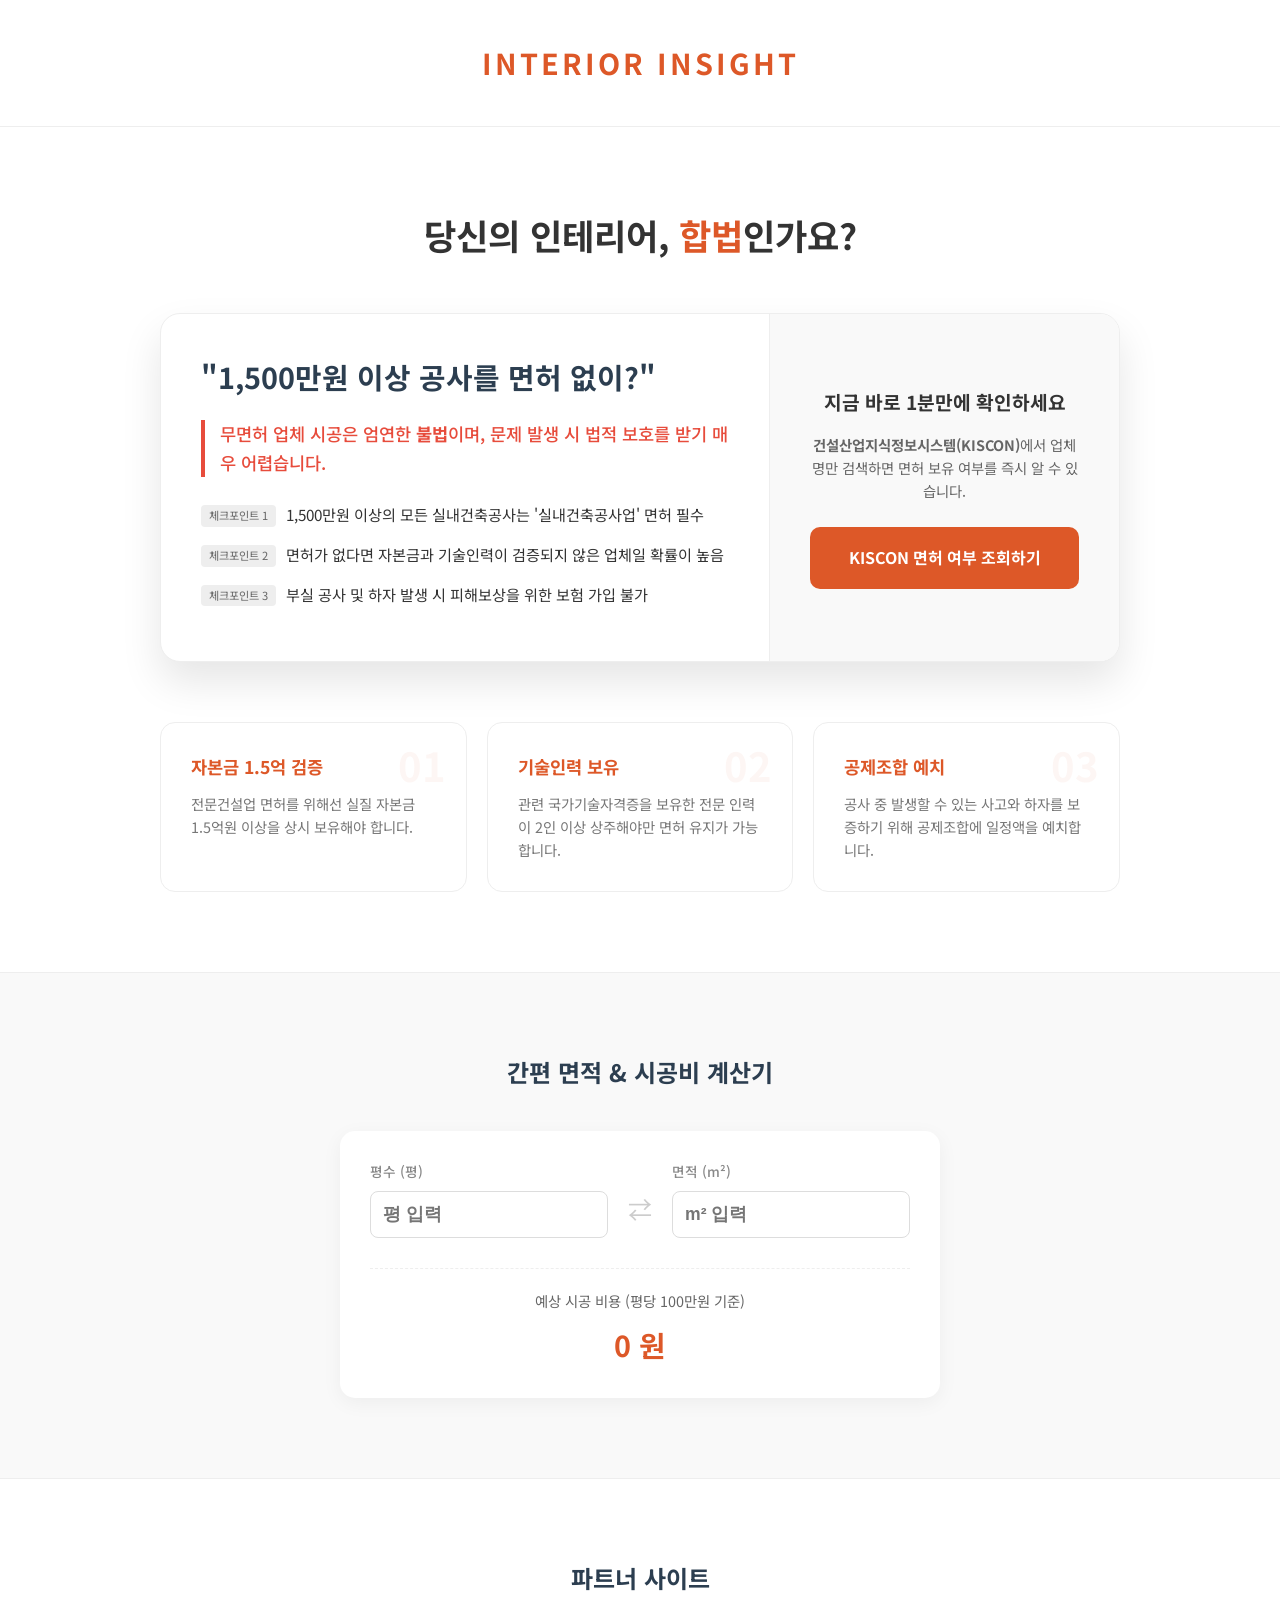
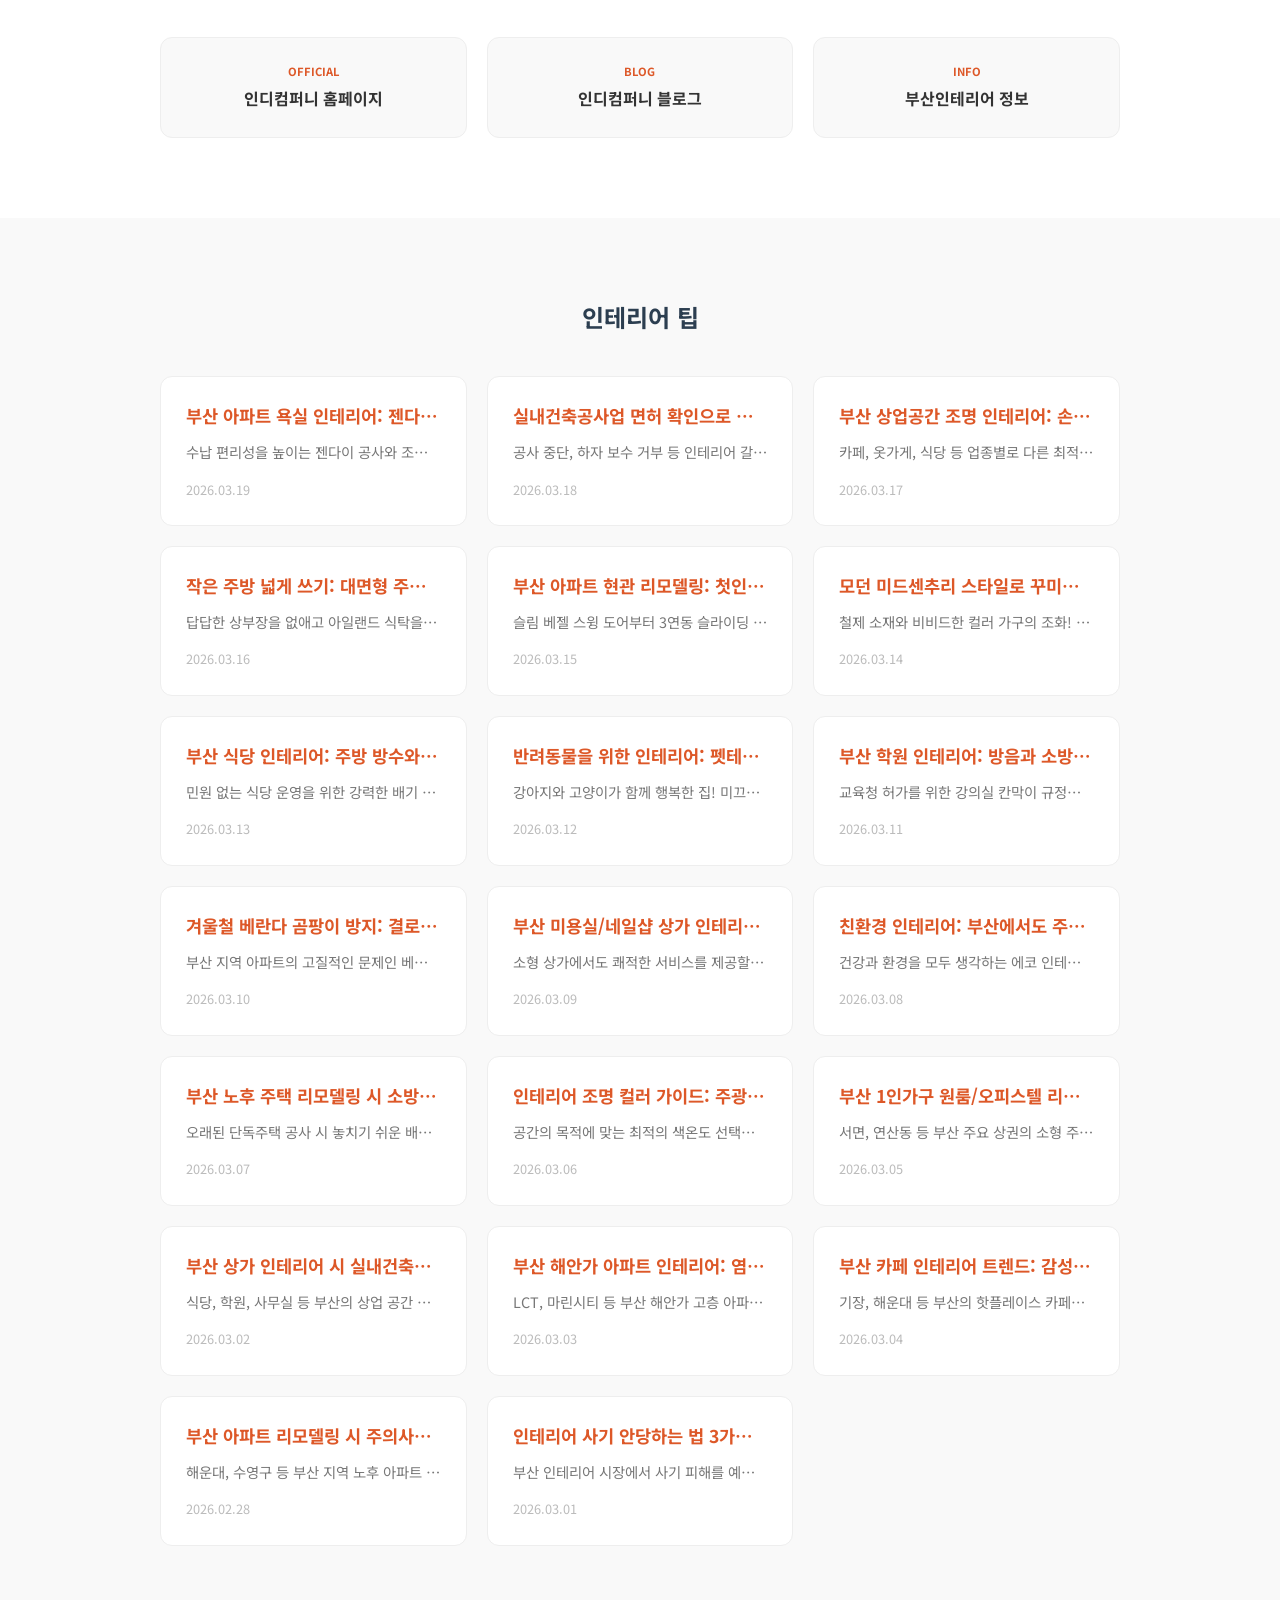
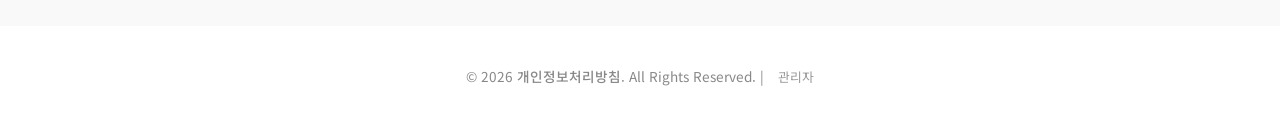
<file: index.html>
<!DOCTYPE html>
<html lang="ko">
<head>
    <meta charset="UTF-8">
    <meta name="viewport" content="width=device-width, initial-scale=1.0">
    <title>인테리어 인사이트 | 실내건축면허 및 인테리어 팁 가이드</title>
    <meta name="description" content="안전한 인테리어 공사를 위한 실내건축면허 확인 방법, KISCON 조회 안내 및 평수 계산기, 다양한 인테리어 팁을 제공합니다.">
    <meta name="keywords" content="인테리어, 실내건축면허, KISCON, 건설산업지식정보시스템, 평수계산기, 인테리어팁, 부산인테리어, 인디컴퍼니">
    <link rel="canonical" href="https://pbn-1.pages.dev/">
    
    <!-- Open Graph / Facebook -->
    <meta property="og:type" content="website">
    <meta property="og:url" content="https://pbn-1.pages.dev/">
    <meta property="og:title" content="인테리어 인사이트 | 안전한 공사 가이드">
    <meta property="og:description" content="실내건축면허 확인부터 면적 계산기까지, 실패 없는 인테리어를 위한 필수 정보">
    <meta property="og:image" content="data:image/svg+xml,<svg xmlns=%22http://www.w3.org/2000/svg%22 width=%221200%22 height=%22630%22 viewBox=%220 0 1200 630%22><rect width=%221200%22 height=%22630%22 fill=%22%23dd5828%22/><text x=%2250%%22 y=%2250%%22 dominant-baseline=%22central%22 text-anchor=%22middle%22 font-family=%22'Noto Sans KR', sans-serif%22 font-size=%2280%22 fill=%22white%22 font-weight=%22bold%22 letter-spacing=%2210%22>INTERIOR INSIGHT</text></svg>">

    <!-- Twitter -->
    <meta property="twitter:card" content="summary_large_image">
    <meta property="twitter:url" content="https://pbn-1.pages.dev/">
    <meta property="twitter:title" content="인테리어 인사이트 | 안전한 공사 가이드">
    <meta property="twitter:description" content="실내건축면허 확인부터 면적 계산기까지, 실패 없는 인테리어를 위한 필수 정보">
    <meta property="twitter:image" content="data:image/svg+xml,<svg xmlns=%22http://www.w3.org/2000/svg%22 width=%221200%22 height=%22630%22 viewBox=%220 0 1200 630%22><rect width=%221200%22 height=%22630%22 fill=%22%23dd5828%22/><text x=%2250%%22 y=%2250%%22 dominant-baseline=%22central%22 text-anchor=%22middle%22 font-family=%22'Noto Sans KR', sans-serif%22 font-size=%2280%22 fill=%22white%22 font-weight=%22bold%22 letter-spacing=%2210%22>INTERIOR INSIGHT</text></svg>">

    <meta name="google-site-verification" content="rQ3T4Zb0qsnyiDBuBfghNWEo0M7zaJluYtVWXfZhH2Q" />
    <meta name="naver-site-verification" content="d1d86244e02f57ee0565514d2c14b8e3da4ac528" />
    
    <link rel="stylesheet" href="style.css">
    <link rel="preconnect" href="https://fonts.googleapis.com">
    <link rel="preconnect" href="https://fonts.gstatic.com" crossorigin>
    <link href="https://fonts.googleapis.com/css2?family=Noto+Sans+KR:wght@300;400;700&display=swap" rel="stylesheet">
    <link rel="icon" href="data:image/svg+xml,<svg xmlns=%22http://www.w3.org/2000/svg%22 viewBox=%220 0 100 100%22><rect width=%22100%22 height=%22100%22 rx=%2220%22 fill=%22%23dd5828%22/><text x=%2250%%22 y=%2250%%22 dominant-baseline=%22central%22 text-anchor=%22middle%22 font-family=%22sans-serif%22 font-size=%2260%22 fill=%22white%22 font-weight=%22bold%22>IN</text></svg>">
    
    <!-- Structured Data (JSON-LD) -->
    <script type="application/ld+json">
    {
      "@context": "https://schema.org",
      "@type": "WebSite",
      "name": "인테리어 인사이트",
      "url": "https://pbn-1.pages.dev/",
      "description": "실내건축면허 확인 및 부산 인테리어 관련 전문 팁 제공",
      "publisher": {
        "@type": "Organization",
        "name": "인테리어 인사이트",
        "logo": {
          "@type": "ImageObject",
          "url": "https://pbn-1.pages.dev/favicon.ico"
        }
      }
    }
    </script>
    <script type="application/ld+json" id="blog-posts-schema">
    {
      "@context": "https://schema.org",
      "@type": "Blog",
      "headline": "인테리어 전문가 가이드 및 부산 리모델링 팁",
      "description": "실내건축면허 조회부터 아파트, 상가, 학원 인테리어까지 전문가가 알려주는 필수 정보",
      "blogPost": [
        {
          "@type": "BlogPosting",
          "headline": "인테리어 사기 안당하는 법 3가지: 실내건축면허 확인의 중요성",
          "datePublished": "2026-03-01",
          "author": {"@type": "Person", "name": "인테리어 전문가"},
          "description": "부산 인테리어 시장에서 사기 피해를 예방하기 위한 가장 확실한 방법인 KISCON 실내건축공사업 면허 조회 방법을 상세히 설명합니다."
        },
        {
          "@type": "BlogPosting",
          "headline": "부산 아파트 리모델링 시 주의사항 및 비용 절감 노하우",
          "datePublished": "2026-02-28",
          "author": {"@type": "Person", "name": "인테리어 전문가"},
          "description": "해운대, 수영구 등 부산 지역 노후 아파트 리모델링 시 필수적인 단열, 방수 공사 및 관리사무소 신고 절차를 안내합니다."
        },
        {
          "@type": "BlogPosting",
          "headline": "부산 카페 인테리어 트렌드: 감성과 실용성을 동시에",
          "datePublished": "2026-03-04",
          "author": {"@type": "Person", "name": "인테리어 전문가"},
          "description": "기장, 해운대 등 부산의 핫플레이스 카페들의 인테리어 특징과 상가 리모델링 시 주의점을 분석합니다."
        },
        {
          "@type": "BlogPosting",
          "headline": "부산 해안가 아파트 인테리어: 염해와 습기 잡는 법",
          "datePublished": "2026-03-03",
          "author": {"@type": "Person", "name": "인테리어 전문가"},
          "description": "LCT, 마린시티 등 부산 해안가 고층 아파트 리모델링 시 필수적인 특수 자재 시공 가이드를 제공합니다."
        }
      ]
    }
    </script>

    <script type="text/javascript">
        (function(c,l,a,r,i,t,y){
            c[a]=c[a]||function(){(c[a].q=c[a].q||[]).push(arguments)};
            t=l.createElement(r);t.async=1;t.src="https://www.clarity.ms/tag/"+i;
            y=l.getElementsByTagName(r)[0];y.parentNode.insertBefore(t,y);
        })(window, document, "clarity", "script", "voyfhbiruk");
    </script>
</head>
<body>
    <header>
        <div class="container">
            <h1>INTERIOR INSIGHT</h1>
        </div>
    </header>

    <main>
        <section class="license-info">
            <div class="container">
                <h2 class="section-title">당신의 인테리어, <span>합법</span>인가요?</h2>
                
                <div class="hook-card">
                    <div class="hook-content">
                        <h3>"1,500만원 이상 공사를 면허 없이?"</h3>
                        <p class="warning-text">무면허 업체 시공은 엄연한 <strong>불법</strong>이며, 문제 발생 시 법적 보호를 받기 매우 어렵습니다.</p>
                        <ul class="hook-list">
                            <li><span>체크포인트 1</span> 1,500만원 이상의 모든 실내건축공사는 '실내건축공사업' 면허 필수</li>
                            <li><span>체크포인트 2</span> 면허가 없다면 자본금과 기술인력이 검증되지 않은 업체일 확률이 높음</li>
                            <li><span>체크포인트 3</span> 부실 공사 및 하자 발생 시 피해보상을 위한 보험 가입 불가</li>
                        </ul>
                    </div>
                    <div class="kiscon-action">
                        <h4>지금 바로 1분만에 확인하세요</h4>
                        <p><strong>건설산업지식정보시스템(KISCON)</strong>에서 업체명만 검색하면 면허 보유 여부를 즉시 알 수 있습니다.</p>
                        <a href="https://www.kiscon.net" target="_blank" class="btn-kiscon pulse">KISCON 면허 여부 조회하기</a>
                    </div>
                </div>

                <div class="card-news-container">
                    <div class="card">
                        <div class="card-number">01</div>
                        <h3>자본금 1.5억 검증</h3>
                        <p>전문건설업 면허를 위해선 실질 자본금 1.5억원 이상을 상시 보유해야 합니다.</p>
                    </div>
                    <div class="card">
                        <div class="card-number">02</div>
                        <h3>기술인력 보유</h3>
                        <p>관련 국가기술자격증을 보유한 전문 인력이 2인 이상 상주해야만 면허 유지가 가능합니다.</p>
                    </div>
                    <div class="card">
                        <div class="card-number">03</div>
                        <h3>공제조합 예치</h3>
                        <p>공사 중 발생할 수 있는 사고와 하자를 보증하기 위해 공제조합에 일정액을 예치합니다.</p>
                    </div>
                </div>
            </div>
        </section>

        <section class="calculator-section">
            <div class="container">
                <h3 class="section-subtitle">간편 면적 & 시공비 계산기</h3>
                <div class="calc-card">
                    <div class="calc-row">
                        <div class="calc-group">
                            <label>평수 (평)</label>
                            <input type="number" id="input-pyeong" placeholder="평 입력" oninput="calcArea('p')">
                        </div>
                        <div class="calc-icon">⇄</div>
                        <div class="calc-group">
                            <label>면적 (m²)</label>
                            <input type="number" id="input-m2" placeholder="m² 입력" oninput="calcArea('m')">
                        </div>
                    </div>
                    <div class="calc-result">
                        <p>예상 시공 비용 (평당 100만원 기준)</p>
                        <strong id="calc-cost">0 원</strong>
                    </div>
                </div>
            </div>
        </section>

        <section class="backlinks">
            <div class="container">
                <h3 class="section-subtitle">파트너 사이트</h3>
                <div class="backlink-grid">
                    <a href="https://inde.co.kr" target="_blank" class="backlink-item">
                        <span class="label">Official</span>
                        <strong>인디컴퍼니 홈페이지</strong>
                    </a>
                    <a href="https://blog.naver.com/dudu8882" target="_blank" class="backlink-item">
                        <span class="label">Blog</span>
                        <strong>인디컴퍼니 블로그</strong>
                    </a>
                    <a href="https://busaninterior.kr" target="_blank" class="backlink-item">
                        <span class="label">Info</span>
                        <strong>부산인테리어 정보</strong>
                    </a>
                </div>
            </div>
        </section>

        <section class="blog-feed">
            <div class="container">
                <h3 class="section-subtitle">인테리어 팁</h3>
                <div class="blog-grid" id="main-blog-feed">
                    <!-- Posts will be loaded here dynamically -->
                </div>
                <!-- SEO Content for Search Engines -->
                <noscript>
                    <article>
                        <h2>인테리어 사기 안당하는 법 3가지: 실내건축면허 확인 필수</h2>
                        <p>부산 인테리어 시장에서 사기 피해를 예방하기 위한 가장 확실한 방법은 KISCON 실내건축공사업 면허 보유 여부를 확인하는 것입니다. 1,500만원 이상의 모든 실내건축공사는 반드시 면허를 보유한 업체가 시공해야 하며, 건설산업지식정보시스템을 통해 1분 만에 조회가 가능합니다.</p>
                    </article>
                    <article>
                        <h2>부산 아파트 리모델링 시 주의사항 및 비용 절감 노하우</h2>
                        <p>해운대, 수영구 등 부산 지역 노후 아파트 리모델링 시 반드시 체크해야 할 단열, 방수 공사 및 관리사무소 협의 절차를 상세히 안내합니다. 특히 결로 방지를 위한 우레탄 폼 단열과 샷시 교체는 냉난방 효율 극대화에 필수적입니다.</p>
                    </article>
                    <article>
                        <h2>실내건축면허 조회 방법 안내 (KISCON 완벽 가이드)</h2>
                        <p>국토교통부 운영 키스콘(KISCON)을 통해 1분 만에 인테리어 업체의 신뢰도를 검증하는 방법을 단계별로 소개합니다. 업체명이나 사업자등록번호만으로 전문건설업 면허 보유 여부와 행정처분 이력을 확인할 수 있습니다.</p>
                    </article>
                </noscript>
            </div>
        </section>
    </main>

    <div id="policy-modal" class="modal">
        <div class="modal-content">
            <span class="close-modal" onclick="closeModal('policy-modal')">&times;</span>
            <h3>개인정보처리방침</h3>
            <div class="modal-body">
                <p>본 사이트는 이용자의 개인정보를 중요시하며, 관련 법령을 준수합니다.</p>
                <p><strong>1. 수집하는 개인정보 항목:</strong> 본 사이트는 별도의 회원가입 없이 이용 가능하며, 서비스 이용 과정에서 쿠키, 접속 IP 정보 등이 자동 생성되어 수집될 수 있습니다.</p>
                <p><strong>2. 개인정보의 수집 및 이용목적:</strong> 수집된 정보는 사이트 이용 통계 분석 및 서비스 개선을 위해 사용됩니다.</p>
                <p><strong>3. 개인정보의 보유 및 이용기간:</strong> 원칙적으로 개인정보 수집 및 이용목적이 달성된 후에는 해당 정보를 지체 없이 파기합니다.</p>
                <p><strong>4. 이용자의 권리:</strong> 이용자는 언제든지 자신의 개인정보를 조회하거나 삭제를 요청할 수 있습니다.</p>
            </div>
        </div>
    </div>

    <div id="post-modal" class="modal">
        <div class="modal-content post-detail">
            <span class="close-modal" onclick="closeModal('post-modal')">&times;</span>
            <div id="post-detail-content">
                <!-- Post detail will be loaded here -->
            </div>
        </div>
    </div>

    <footer>
        <div class="container">
            <p>&copy; 2026 <a href="javascript:void(0)" class="policy-link" id="open-policy">개인정보처리방침</a>. All Rights Reserved. | <a href="dashboard.html" style="color: #999; text-decoration: none; margin-left: 10px; font-size: 0.8rem;">관리자</a></p>
        </div>
    </footer>

    <script src="main.js"></script>
    <script>
        document.getElementById("open-policy").onclick = function() { openModal('policy-modal'); }
        // Calculator Logic ... (remains the same)
        function calcArea(type) {
            const pInput = document.getElementById('input-pyeong');
            const mInput = document.getElementById('input-m2');
            const costText = document.getElementById('calc-cost');
            const pVal = parseFloat(pInput.value);
            const mVal = parseFloat(mInput.value);

            if (type === 'p') {
                if (!isNaN(pVal)) {
                    mInput.value = (pVal * 3.3057).toFixed(2);
                    costText.innerText = (pVal * 1000000).toLocaleString() + " 원";
                } else {
                    mInput.value = "";
                    costText.innerText = "0 원";
                }
            } else {
                if (!isNaN(mVal)) {
                    const py = mVal * 0.3025;
                    pInput.value = py.toFixed(2);
                    costText.innerText = (py * 1000000).toLocaleString() + " 원";
                } else {
                    pInput.value = "";
                    costText.innerText = "0 원";
                }
            }
        }

        renderFeed('main-blog-feed');
    </script>
</body>
</html>
</file>
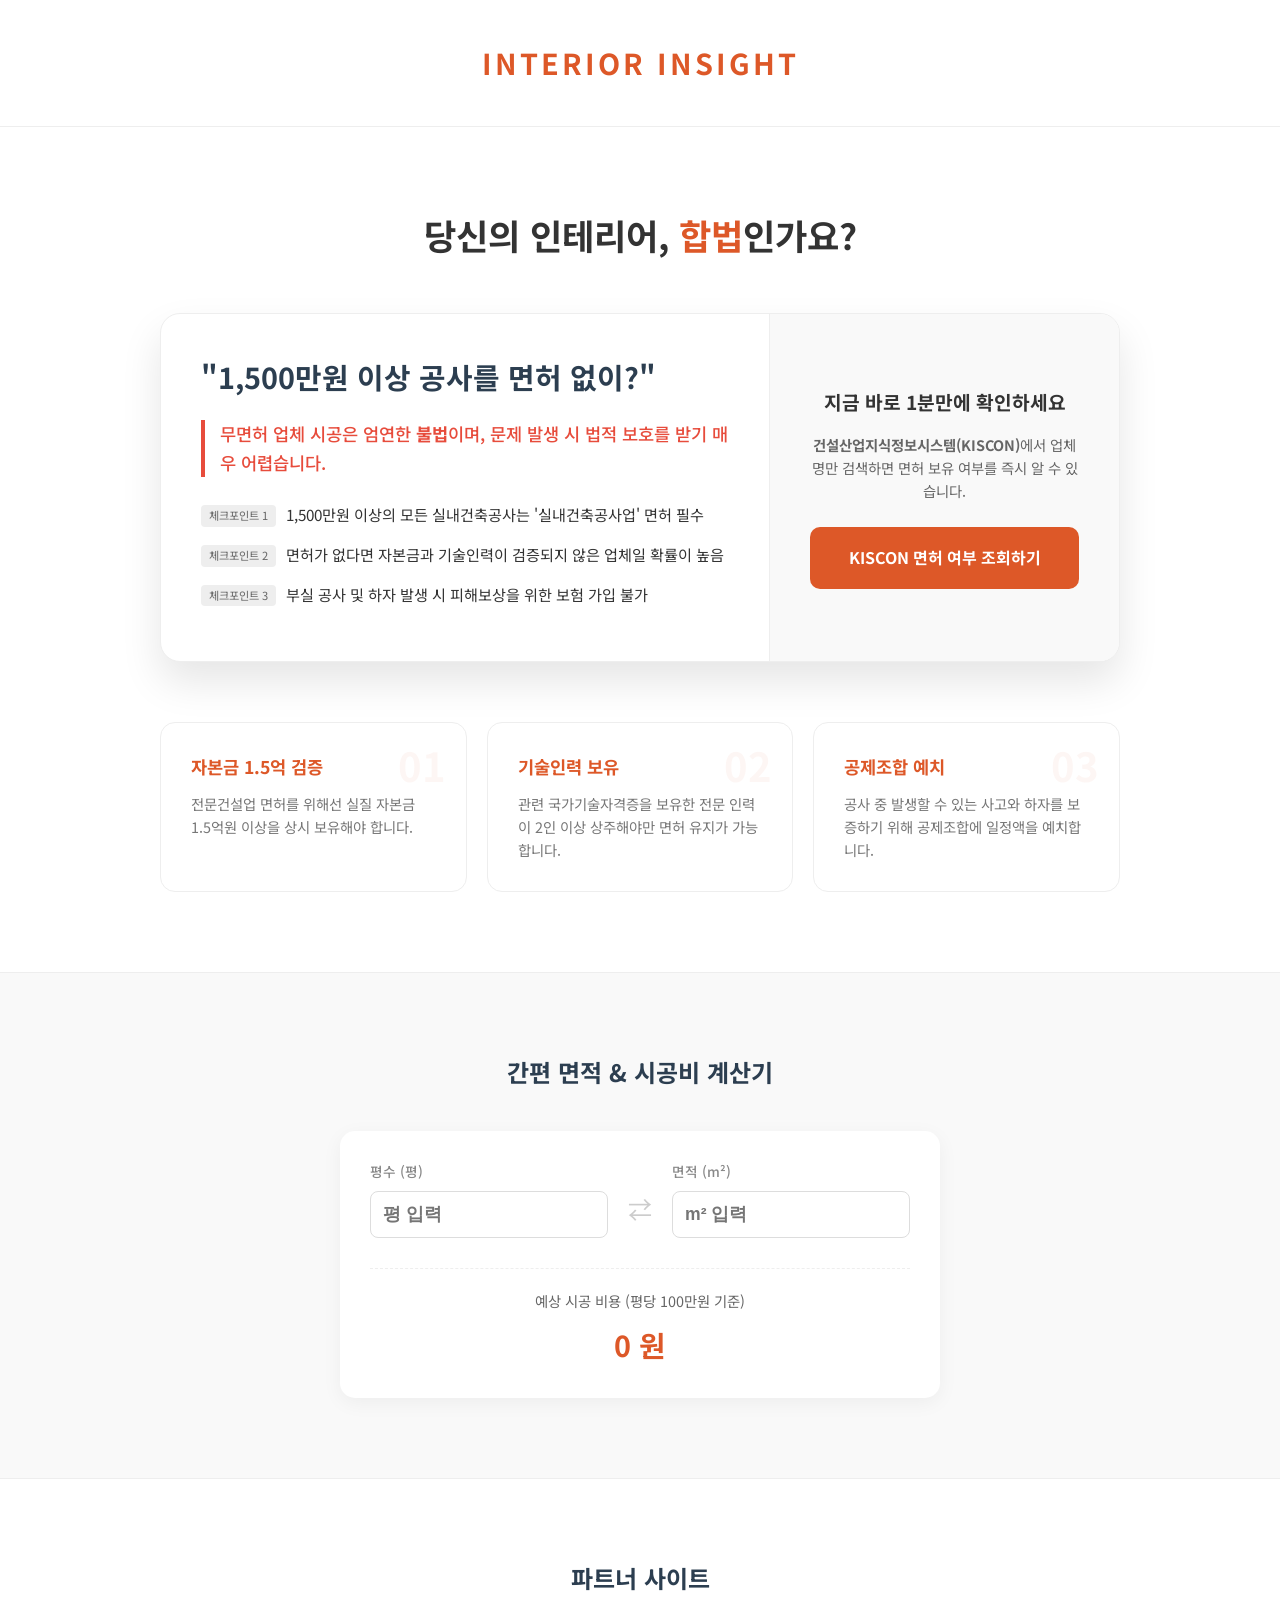
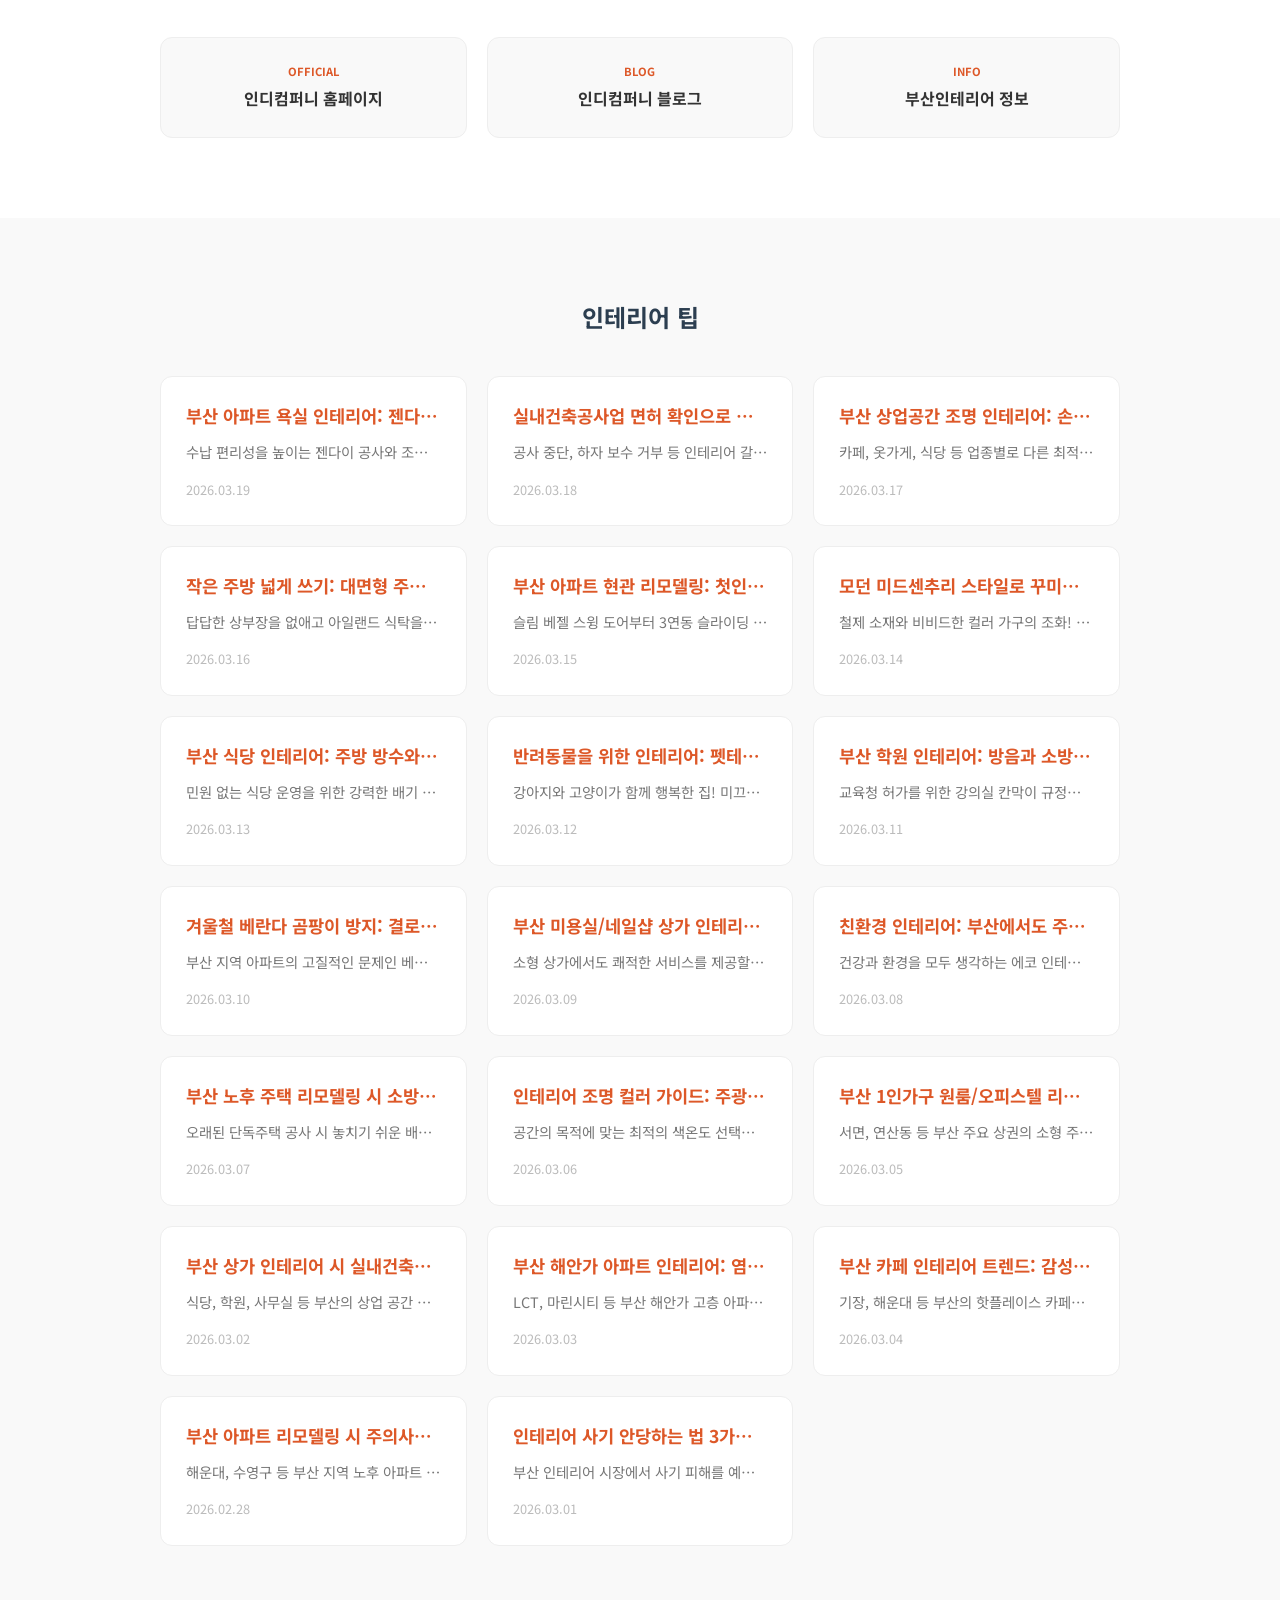
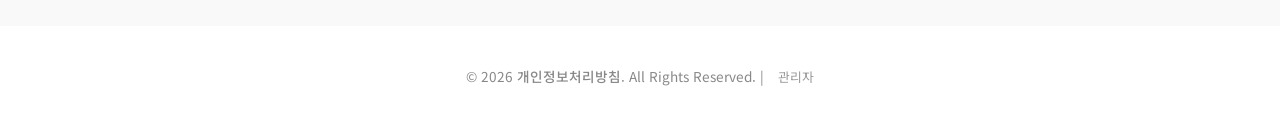
<file: dashboard.html>
<!DOCTYPE html>
<html lang="ko">
<head>
    <meta charset="UTF-8">
    <meta name="viewport" content="width=device-width, initial-scale=1.0">
    <title>인테리어 인사이트 | 통합 관리자 센터</title>
    <link rel="stylesheet" href="style.css">
    <link rel="preconnect" href="https://fonts.googleapis.com">
    <link rel="preconnect" href="https://fonts.gstatic.com" crossorigin>
    <link href="https://fonts.googleapis.com/css2?family=Noto+Sans+KR:wght@300;400;700&display=swap" rel="stylesheet">
    <style>
        .admin-dashboard { padding: 40px 0; background: #f4f7f6; min-height: 100vh; }
        .stats-grid { display: grid; grid-template-columns: repeat(auto-fit, min-minmax(300px, 1fr)); gap: 20px; margin-bottom: 40px; }
        .stat-card { background: white; padding: 25px; border-radius: 15px; box-shadow: 0 4px 15px rgba(0,0,0,0.05); }
        .stat-card h3 { font-size: 1rem; color: #666; margin-bottom: 15px; border-bottom: 2px solid var(--primary-color); display: inline-block; }
        .stat-value { font-size: 2rem; font-weight: 700; color: var(--secondary-color); }
        
        .admin-section { background: white; padding: 30px; border-radius: 15px; box-shadow: 0 4px 15px rgba(0,0,0,0.05); margin-bottom: 30px; }
        .section-header { display: flex; justify-content: space-between; align-items: center; margin-bottom: 25px; }
        
        .data-table { width: 100%; border-collapse: collapse; }
        .data-table th, .data-table td { padding: 15px; text-align: left; border-bottom: 1px solid #eee; }
        .data-table th { background: #fafafa; font-weight: 700; color: #444; }
        
        .btn-edit { background: #3498db; color: white; padding: 6px 12px; border-radius: 4px; font-size: 0.85rem; border: none; cursor: pointer; }
        .btn-delete { background: #e74c3c; color: white; padding: 6px 12px; border-radius: 4px; font-size: 0.85rem; border: none; cursor: pointer; margin-left: 5px; }
        
        /* Edit Form inside Modal */
        .edit-form label { display: block; margin-bottom: 8px; font-weight: 700; color: #444; }
        .edit-form input, .edit-form textarea { width: 100%; padding: 12px; margin-bottom: 20px; border: 1px solid #ddd; border-radius: 8px; font-family: inherit; }
        .edit-form button { width: 100%; padding: 15px; background: var(--secondary-color); color: white; border: none; border-radius: 8px; font-weight: 700; cursor: pointer; }
        
        .inflow-list { list-style: none; }
        .inflow-item { display: flex; justify-content: space-between; padding: 10px 0; border-bottom: 1px dashed #eee; }
        .inflow-count { font-weight: 700; color: var(--primary-color); }
    </style>
</head>
<body>
    <header>
        <div class="container">
            <h1 style="display: flex; justify-content: space-between; align-items: center;">
                <a href="/" style="text-decoration: none; color: inherit;">INTERIOR INSIGHT ADMIN</a>
                <span style="font-size: 0.9rem; font-weight: 400; opacity: 0.8;">통합 관리 시스템 v1.0</span>
            </h1>
        </div>
    </header>

    <main class="admin-dashboard">
        <div class="container">
            <!-- 1. 통계 섹션 -->
            <div class="stats-grid">
                <div class="stat-card">
                    <h3>오늘의 조회수</h3>
                    <div class="stat-value" id="today-views">0</div>
                </div>
                <div class="stat-card">
                    <h3>전체 게시글 수</h3>
                    <div class="stat-value" id="total-posts">0</div>
                </div>
                <div class="stat-card">
                    <h3>주요 유입경로</h3>
                    <ul class="inflow-list" id="inflow-list" style="margin-top: 10px; font-size: 0.9rem;">
                        <!-- Inflow paths will be loaded here -->
                    </ul>
                </div>
            </div>

            <div class="admin-section">
                <div class="section-header">
                    <h2>게시글 관리</h2>
                    <div>
                        <button class="btn-edit" onclick="resetData()" style="background: #95a5a6; margin-right: 10px;">데이터 초기화(캐시삭제)</button>
                        <button class="btn-kiscon" onclick="location.href='post-manage.html'" style="padding: 10px 20px;">새 글 작성하기</button>
                    </div>
                </div>
                <div style="overflow-x: auto;">
                    <table class="data-table">
                        <thead>
                            <tr>
                                <th>날짜</th>
                                <th>제목</th>
                                <th>요약</th>
                                <th>관리</th>
                            </tr>
                        </thead>
                        <tbody id="admin-post-list">
                            <!-- Posts will be loaded here -->
                        </tbody>
                    </table>
                </div>
            </div>
        </div>
    </main>

    <!-- 수정 모달 -->
    <div id="edit-modal" class="modal">
        <div class="modal-content" style="max-width: 800px;">
            <span class="close-modal" onclick="closeModal('edit-modal')">&times;</span>
            <h3 style="margin-bottom: 20px;">게시글 수정</h3>
            <div class="edit-form">
                <input type="hidden" id="edit-post-id">
                <label>제목</label>
                <input type="text" id="edit-post-title">
                <label>요약 내용 (메인 피드 노출)</label>
                <textarea id="edit-post-desc" rows="2"></textarea>
                <label>상세 본문 (HTML 가능)</label>
                <textarea id="edit-post-content" rows="12"></textarea>
                <button onclick="savePostEdit()">수정사항 저장하기</button>
            </div>
        </div>
    </div>

    <script src="main.js"></script>
    <script>
        // 즉시 보안 체크
        if(typeof checkAuth === 'function') checkAuth();
        
        // Load Analytics
        function loadStats() {
            const stats = JSON.parse(localStorage.getItem('pbn_stats') || '{"views": {}, "referrers": {}}');
            const today = new Date().toLocaleDateString();
            
            document.getElementById('today-views').innerText = (stats.views[today] || 0).toLocaleString();
            
            const inflowList = document.getElementById('inflow-list');
            inflowList.innerHTML = '';
            
            // Sort referrers by count
            const sortedReferrers = Object.entries(stats.referrers)
                .sort((a, b) => b[1] - a[1])
                .slice(0, 5);
            
            if(sortedReferrers.length === 0) {
                inflowList.innerHTML = '<li>유입 데이터가 없습니다.</li>';
            } else {
                sortedReferrers.forEach(([domain, count]) => {
                    inflowList.innerHTML += `
                        <li class="inflow-item">
                            <span>${domain}</span>
                            <span class="inflow-count">${count}회</span>
                        </li>
                    `;
                });
            }
        }

        // Load Posts for Management
        function loadAdminPosts() {
            const posts = getPosts();
            document.getElementById('total-posts').innerText = posts.length;
            
            const list = document.getElementById('admin-post-list');
            list.innerHTML = '';
            
            posts.forEach(post => {
                const tr = document.createElement('tr');
                tr.innerHTML = `
                    <td style="font-size: 0.8rem; color: #999; white-space: nowrap;">${post.date}</td>
                    <td style="font-weight: 700; color: var(--secondary-color); min-width: 200px;">${post.title}</td>
                    <td style="font-size: 0.85rem; color: #666; max-width: 300px; overflow: hidden; text-overflow: ellipsis; white-space: nowrap;">${post.desc}</td>
                    <td style="white-space: nowrap;">
                        <button class="btn-edit" onclick="openEditModal(${post.id})">수정</button>
                        <button class="btn-delete" onclick="handleDelete(${post.id})">삭제</button>
                    </td>
                `;
                list.appendChild(tr);
            });
        }

        function openEditModal(id) {
            const post = getPosts().find(p => p.id == id);
            if(!post) return;

            document.getElementById('edit-post-id').value = post.id;
            document.getElementById('edit-post-title').value = post.title;
            document.getElementById('edit-post-desc').value = post.desc;
            document.getElementById('edit-post-content').value = post.content || post.desc;
            
            openModal('edit-modal');
        }

        function savePostEdit() {
            const id = document.getElementById('edit-post-id').value;
            const updatedData = {
                title: document.getElementById('edit-post-title').value,
                desc: document.getElementById('edit-post-desc').value,
                content: document.getElementById('edit-post-content').value
            };

            if(updatePost(id, updatedData)) {
                alert('수정되었습니다.');
                closeModal('edit-modal');
                loadAdminPosts();
            }
        }

        function handleDelete(id) {
            if(!confirm('정말 삭제하시겠습니까? 데이터는 복구되지 않습니다.')) return;
            const posts = getPosts().filter(p => p.id != id);
            savePosts(posts);
            loadAdminPosts();
        }

        function resetData() {
            if(!confirm('모든 게시글 설정과 통계 데이터가 초기화되고 기본 데이터로 복구됩니다. 진행하시겠습니까?')) return;
            localStorage.removeItem('pbn_posts');
            localStorage.removeItem('pbn_stats');
            alert('데이터가 초기화되었습니다.');
            location.reload();
        }

        // Initialize
        window.onload = () => {
            loadStats();
            loadAdminPosts();
        };
    </script>
</body>
</html>
</file>
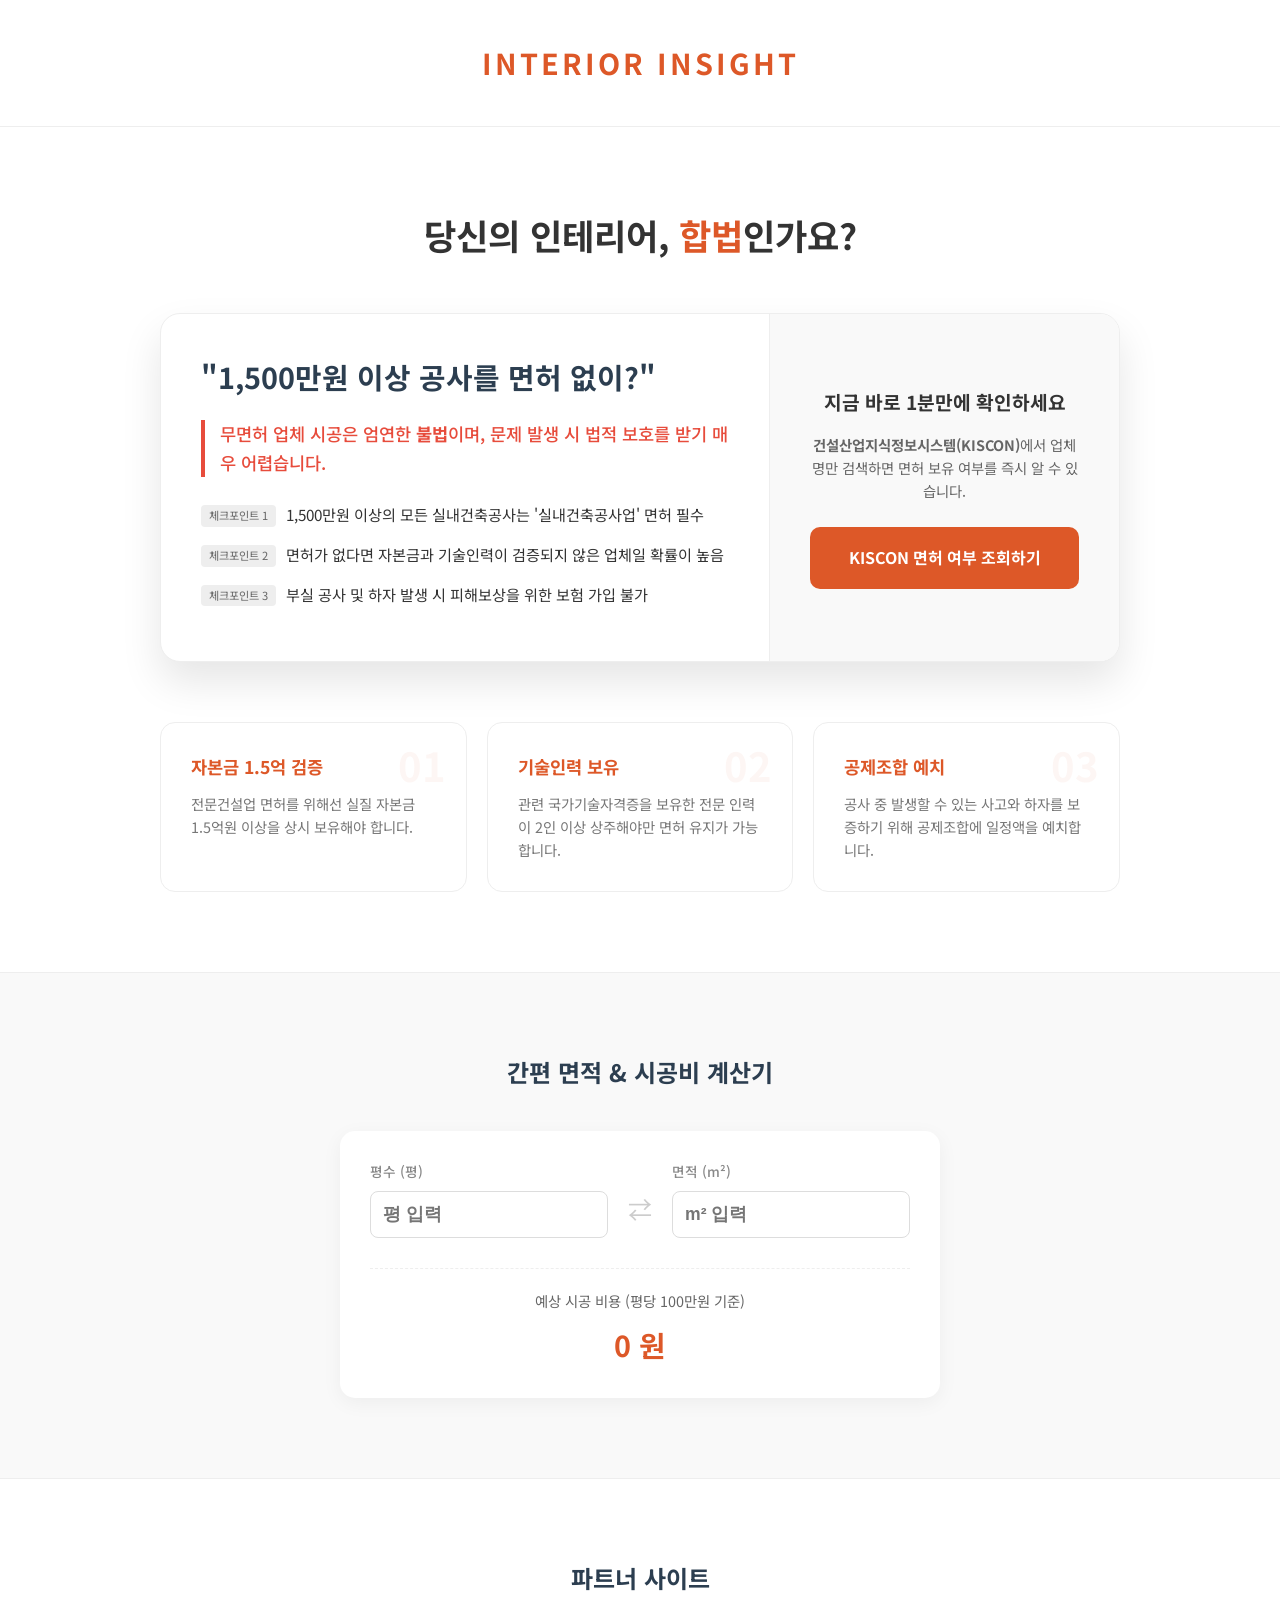
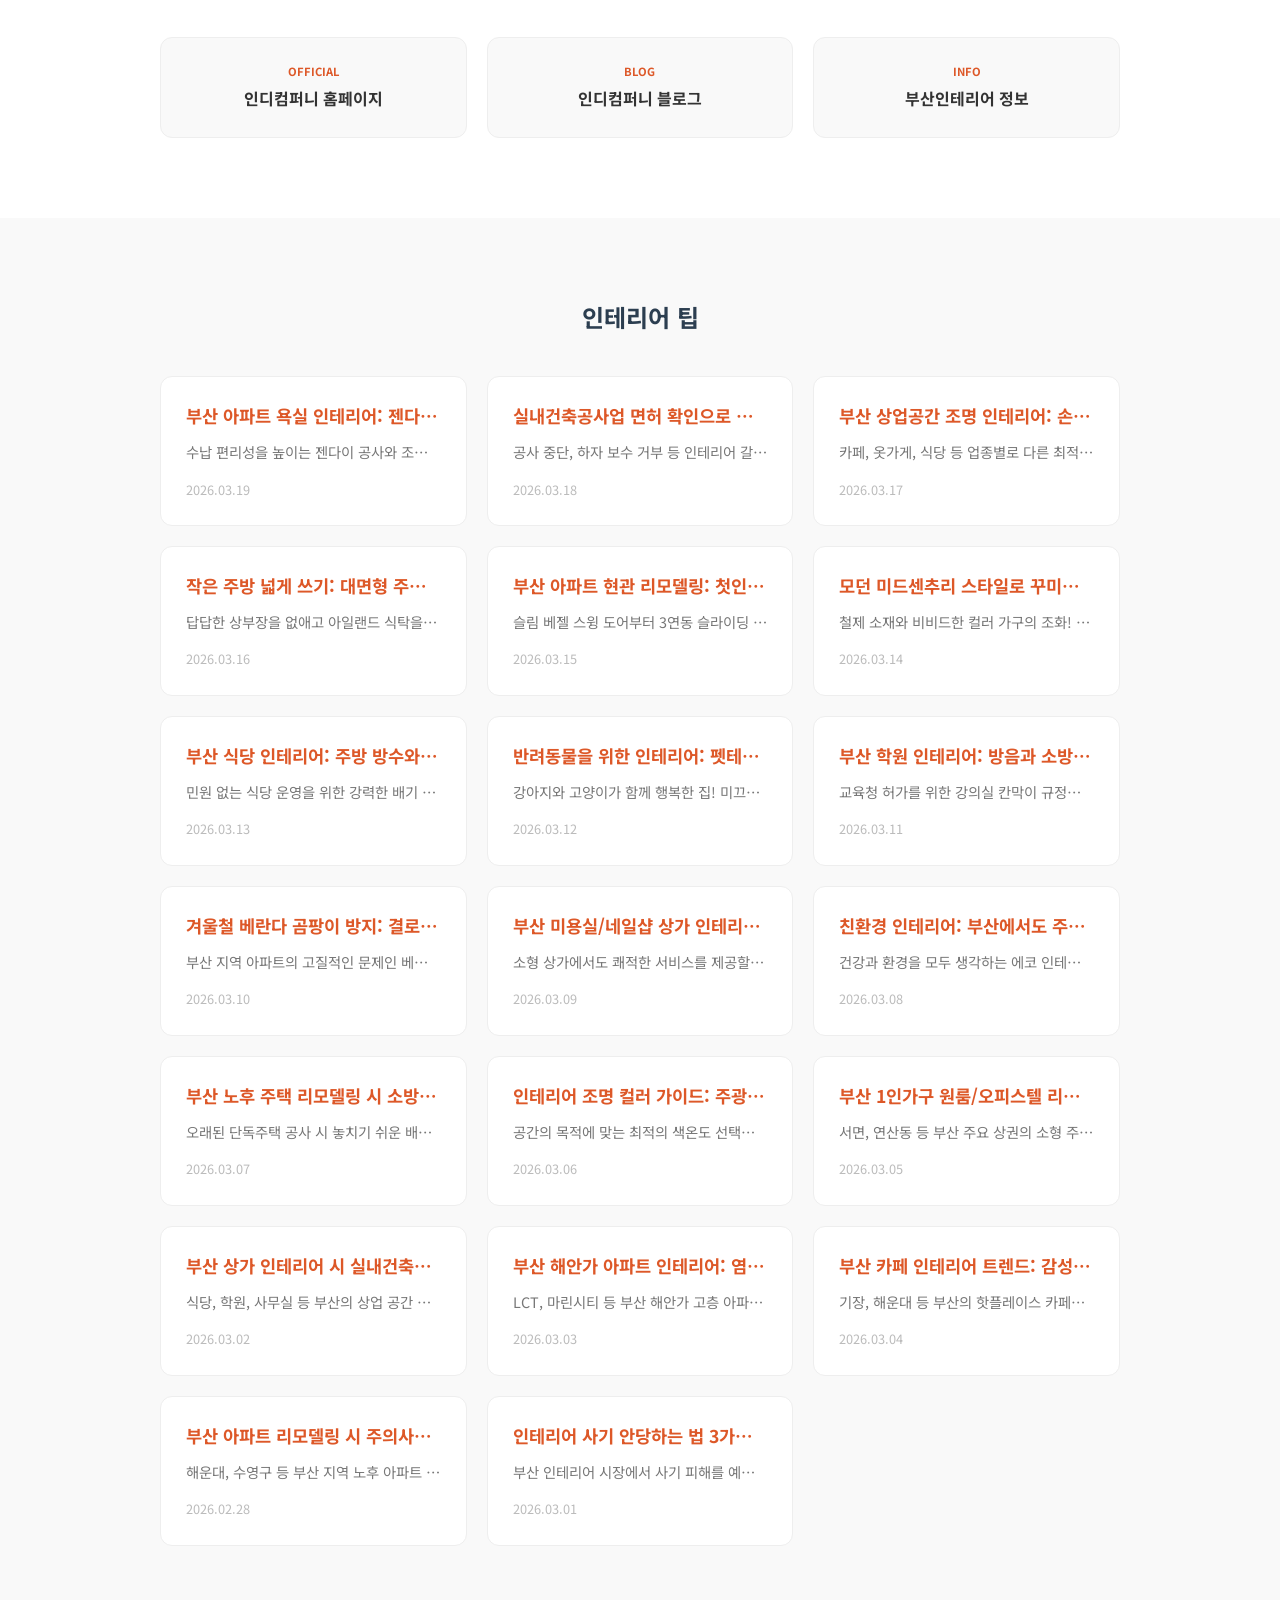
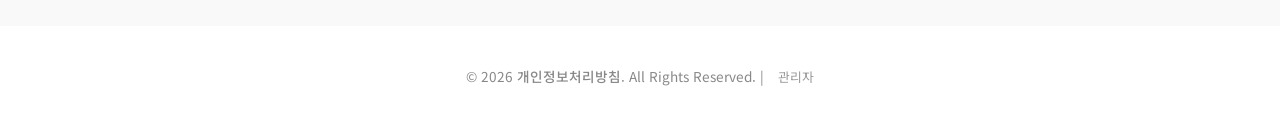
<file: editor.html>
<!DOCTYPE html>
<html lang="ko">
<head>
    <meta charset="UTF-8">
    <meta name="viewport" content="width=device-width, initial-scale=1.0">
    <title>인테리어 인사이트 | 게시글 작성 센터</title>
    <link rel="stylesheet" href="style.css">
    <link rel="preconnect" href="https://fonts.googleapis.com">
    <link rel="preconnect" href="https://fonts.gstatic.com" crossorigin>
    <link href="https://fonts.googleapis.com/css2?family=Noto+Sans+KR:wght@300;400;700&display=swap" rel="stylesheet">
    <style>
        .blog-container { padding: 40px 0; }
        .post-form { background: #f9f9f9; padding: 25px; border-radius: 10px; margin-bottom: 40px; border: 1px solid #eee; }
        .post-form h3 { margin-bottom: 20px; color: var(--primary-color); }
        .post-form input, .post-form textarea { width: 100%; padding: 12px; margin-bottom: 15px; border: 1px solid #ddd; border-radius: 5px; font-family: inherit; }
        .post-form button { background: var(--primary-color); color: white; border: none; padding: 12px 25px; border-radius: 5px; cursor: pointer; font-weight: 700; }
        .post-list { list-style: none; }
        .post-item { border-bottom: 1px solid #eee; padding: 25px 0; cursor: pointer; transition: background 0.2s; }
        .post-item:hover { background: #fafafa; }
        .post-item h3 { margin-bottom: 10px; color: var(--secondary-color); }
        .post-item p { font-size: 0.9rem; color: #666; margin-bottom: 10px; }
        .post-item .meta { font-size: 0.8rem; color: #999; display: flex; justify-content: space-between; }
        .btn-delete { color: #e74c3c; cursor: pointer; border: none; background: none; font-size: 0.8rem; }
    </style>
</head>
<body>
    <header>
        <div class="container">
            <h1><a href="/" style="text-decoration: none; color: inherit;">INTERIOR INSIGHT</a></h1>
        </div>
    </header>

    <main class="container blog-container">
        <div style="display: flex; justify-content: space-between; align-items: center; margin-bottom: 20px;">
            <h2>게시글 작성 센터</h2>
            <button class="btn-edit" onclick="location.href='admin-center.html'" style="background: var(--secondary-color); padding: 10px 20px; color: white; border: none; border-radius: 5px; cursor: pointer;">대시보드로 돌아가기</button>
        </div>
        
        <div class="post-form">
            <h3>새 게시글 작성</h3>
            <input type="text" id="post-title" placeholder="제목을 입력하세요">
            <textarea id="post-desc" rows="2" placeholder="간략한 요약 내용을 입력하세요 (메인 피드 노출)"></textarea>
            <textarea id="post-content" rows="10" placeholder="상세 내용을 입력하세요 (HTML 태그 사용 가능)"></textarea>
            <button onclick="addNewPost()">등록하기</button>
        </div>

        <ul class="post-list" id="post-list">
            <!-- Posts will be loaded here -->
        </ul>
    </main>

    <div id="post-modal" class="modal">
        <div class="modal-content post-detail">
            <span class="close-modal" onclick="closeModal('post-modal')">&times;</span>
            <div id="post-detail-content"></div>
        </div>
    </div>

    <script src="main.js"></script>
    <script>
        function addNewPost() {
            const title = document.getElementById('post-title').value;
            const desc = document.getElementById('post-desc').value;
            const content = document.getElementById('post-content').value;
            
            if(!title || !content) return alert('제목과 상세 내용을 입력해주세요.');

            const posts = getPosts();
            const newPost = {
                id: Date.now(),
                title: title,
                desc: desc || title,
                content: content,
                date: new Date().toLocaleDateString()
            };

            posts.unshift(newPost);
            savePosts(posts);

            document.getElementById('post-title').value = '';
            document.getElementById('post-desc').value = '';
            document.getElementById('post-content').value = '';
            alert('게시글이 등록되었습니다.');
            renderAdminPosts();
        }

        function deletePost(id, e) {
            e.stopPropagation();
            if(!confirm('정말 삭제하시겠습니까?')) return;
            const posts = getPosts().filter(p => p.id != id);
            savePosts(posts);
            renderAdminPosts();
        }

        function renderAdminPosts() {
            const list = document.getElementById('post-list');
            if(!list) return;
            list.innerHTML = '';
            const posts = getPosts();
            
            posts.forEach(post => {
                const li = document.createElement('li');
                li.className = 'post-item';
                li.onclick = () => showPostDetail(post.id);
                li.innerHTML = `
                    <h3>${post.title}</h3>
                    <p>${post.desc}</p>
                    <div class="meta">
                        <span>${post.date}</span>
                        <button class="btn-delete" onclick="deletePost(${post.id}, event)">삭제</button>
                    </div>
                `;
                list.appendChild(li);
            });
        }

        window.onclick = function(event) {
            if (event.target.className === 'modal') closeModal('post-modal');
        }

        renderAdminPosts();
    </script>
</body>
</html>
</file>
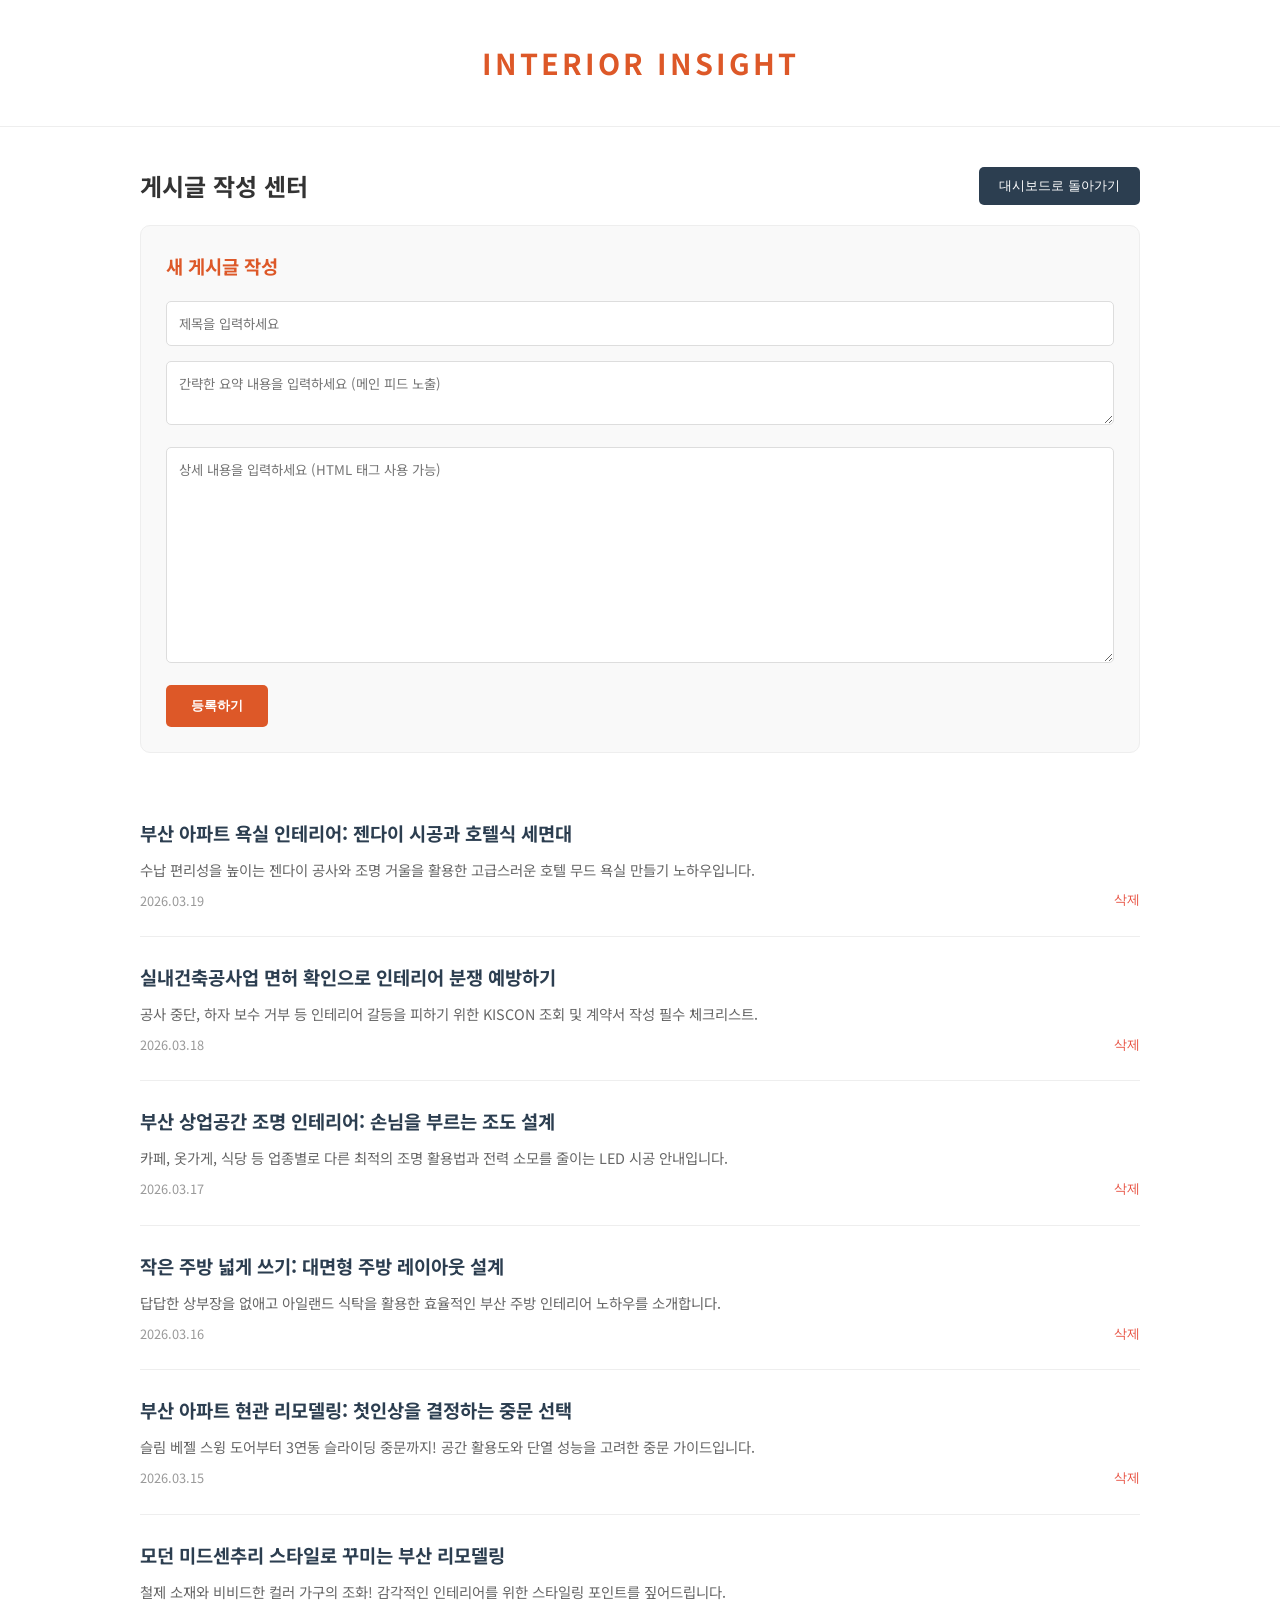
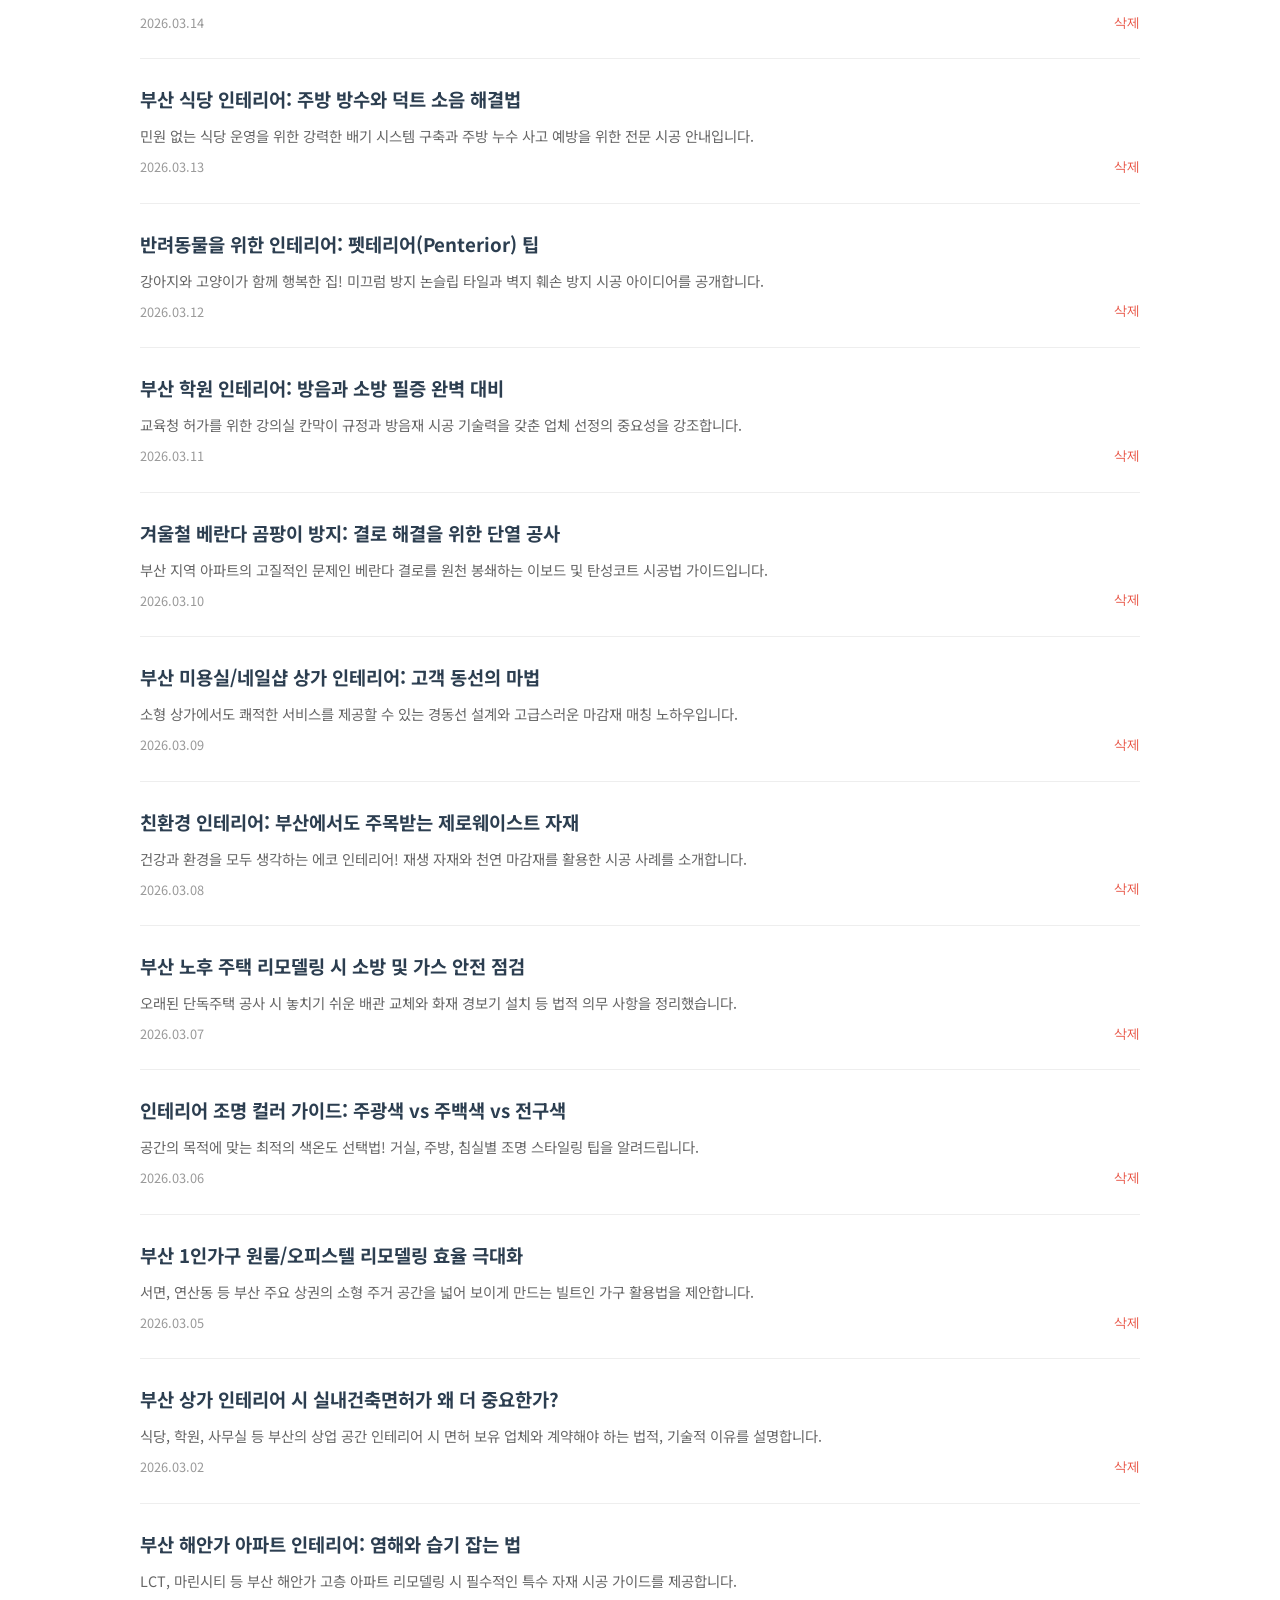
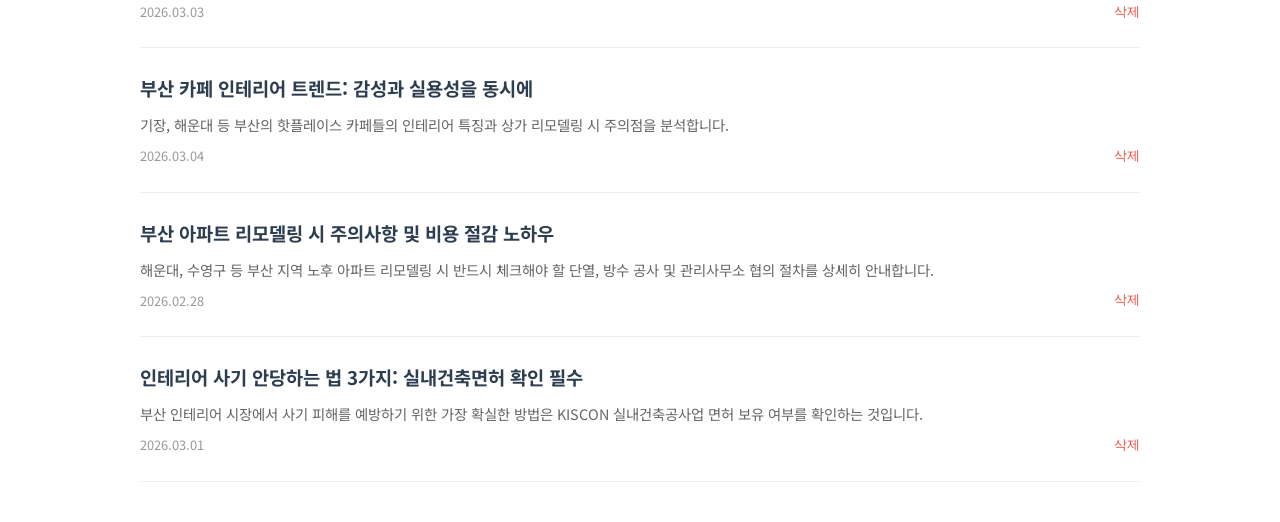
<file: post-manage.html>
<!DOCTYPE html>
<html lang="ko">
<head>
    <meta charset="UTF-8">
    <meta name="viewport" content="width=device-width, initial-scale=1.0">
    <title>인테리어 인사이트 | 게시글 작성 센터</title>
    <link rel="stylesheet" href="style.css">
    <link rel="preconnect" href="https://fonts.googleapis.com">
    <link rel="preconnect" href="https://fonts.gstatic.com" crossorigin>
    <link href="https://fonts.googleapis.com/css2?family=Noto+Sans+KR:wght@300;400;700&display=swap" rel="stylesheet">
    <style>
        .blog-container { padding: 40px 0; }
        .post-form { background: #f9f9f9; padding: 25px; border-radius: 10px; margin-bottom: 40px; border: 1px solid #eee; }
        .post-form h3 { margin-bottom: 20px; color: var(--primary-color); }
        .post-form input, .post-form textarea { width: 100%; padding: 12px; margin-bottom: 15px; border: 1px solid #ddd; border-radius: 5px; font-family: inherit; }
        .post-form button { background: var(--primary-color); color: white; border: none; padding: 12px 25px; border-radius: 5px; cursor: pointer; font-weight: 700; }
        .post-list { list-style: none; }
        .post-item { border-bottom: 1px solid #eee; padding: 25px 0; cursor: pointer; transition: background 0.2s; }
        .post-item:hover { background: #fafafa; }
        .post-item h3 { margin-bottom: 10px; color: var(--secondary-color); }
        .post-item p { font-size: 0.9rem; color: #666; margin-bottom: 10px; }
        .post-item .meta { font-size: 0.8rem; color: #999; display: flex; justify-content: space-between; }
        .btn-delete { color: #e74c3c; cursor: pointer; border: none; background: none; font-size: 0.8rem; }
    </style>
</head>
<body>
    <header>
        <div class="container">
            <h1><a href="/" style="text-decoration: none; color: inherit;">INTERIOR INSIGHT</a></h1>
        </div>
    </header>

    <main class="container blog-container">
        <div style="display: flex; justify-content: space-between; align-items: center; margin-bottom: 20px;">
            <h2>게시글 작성 센터</h2>
            <button class="btn-edit" onclick="location.href='admin-center.html'" style="background: var(--secondary-color); padding: 10px 20px; color: white; border: none; border-radius: 5px; cursor: pointer;">대시보드로 돌아가기</button>
        </div>
        
        <div class="post-form">
            <h3>새 게시글 작성</h3>
            <input type="text" id="post-title" placeholder="제목을 입력하세요">
            <textarea id="post-desc" rows="2" placeholder="간략한 요약 내용을 입력하세요 (메인 피드 노출)"></textarea>
            <textarea id="post-content" rows="10" placeholder="상세 내용을 입력하세요 (HTML 태그 사용 가능)"></textarea>
            <button onclick="addNewPost()">등록하기</button>
        </div>

        <ul class="post-list" id="post-list">
            <!-- Posts will be loaded here -->
        </ul>
    </main>

    <div id="post-modal" class="modal">
        <div class="modal-content post-detail">
            <span class="close-modal" onclick="closeModal('post-modal')">&times;</span>
            <div id="post-detail-content"></div>
        </div>
    </div>

    <script src="main.js"></script>
    <script>
        if(typeof checkAuth === 'function') checkAuth();

        function addNewPost() {
            const title = document.getElementById('post-title').value;
            const desc = document.getElementById('post-desc').value;
            const content = document.getElementById('post-content').value;
            
            if(!title || !content) return alert('제목과 상세 내용을 입력해주세요.');

            const posts = getPosts();
            const newPost = {
                id: Date.now(),
                title: title,
                desc: desc || title,
                content: content,
                date: new Date().toLocaleDateString()
            };

            posts.unshift(newPost);
            savePosts(posts);

            document.getElementById('post-title').value = '';
            document.getElementById('post-desc').value = '';
            document.getElementById('post-content').value = '';
            alert('게시글이 등록되었습니다.');
            renderAdminPosts();
        }

        function deletePost(id, e) {
            e.stopPropagation();
            if(!confirm('정말 삭제하시겠습니까?')) return;
            const posts = getPosts().filter(p => p.id != id);
            savePosts(posts);
            renderAdminPosts();
        }

        function renderAdminPosts() {
            const list = document.getElementById('post-list');
            if(!list) return;
            list.innerHTML = '';
            const posts = getPosts();
            
            posts.forEach(post => {
                const li = document.createElement('li');
                li.className = 'post-item';
                li.onclick = () => showPostDetail(post.id);
                li.innerHTML = `
                    <h3>${post.title}</h3>
                    <p>${post.desc}</p>
                    <div class="meta">
                        <span>${post.date}</span>
                        <button class="btn-delete" onclick="deletePost(${post.id}, event)">삭제</button>
                    </div>
                `;
                list.appendChild(li);
            });
        }

        window.onclick = function(event) {
            if (event.target.className === 'modal') closeModal('post-modal');
        }

        renderAdminPosts();
    </script>
</body>
</html>
</file>
<file: style.css>
:root {
    --primary-color: #dd5828;
    --secondary-color: #2c3e50;
    --text-color: #333;
    --bg-light: #f9f9f9;
    --white: #ffffff;
    --warning: #e74c3c;
}

* {
    margin: 0;
    padding: 0;
    box-sizing: border-box;
}

body {
    font-family: 'Noto Sans KR', sans-serif;
    line-height: 1.6;
    color: var(--text-color);
    background-color: var(--white);
}

.container {
    max-width: 1000px;
    margin: 0 auto;
    padding: 0 20px;
}

header {
    padding: 40px 0;
    text-align: center;
    border-bottom: 1px solid #eee;
}

header h1 {
    color: var(--primary-color);
    font-size: 1.8rem;
    letter-spacing: 3px;
    font-weight: 700;
}

section {
    padding: 80px 0;
}

.section-title {
    text-align: center;
    margin-bottom: 50px;
    font-size: 2.2rem;
    font-weight: 700;
}

.section-title span {
    color: var(--primary-color);
}

/* Hook Card */
.hook-card {
    background: var(--white);
    border-radius: 20px;
    box-shadow: 0 20px 40px rgba(0,0,0,0.1);
    display: flex;
    flex-wrap: wrap;
    overflow: hidden;
    margin-bottom: 60px;
    border: 1px solid #eee;
}

.hook-content {
    flex: 1;
    min-width: 300px;
    padding: 40px;
}

.hook-content h3 {
    font-size: 1.8rem;
    margin-bottom: 20px;
    color: var(--secondary-color);
}

.warning-text {
    color: var(--warning);
    font-size: 1.1rem;
    font-weight: 500;
    margin-bottom: 25px;
    padding-left: 15px;
    border-left: 4px solid var(--warning);
}

.hook-list {
    list-style: none;
}

.hook-list li {
    margin-bottom: 15px;
    font-size: 0.95rem;
    display: flex;
    align-items: flex-start;
}

.hook-list li span {
    background: #eee;
    color: #666;
    font-size: 0.7rem;
    padding: 2px 8px;
    border-radius: 4px;
    margin-right: 10px;
    margin-top: 3px;
    white-space: nowrap;
}

.kiscon-action {
    flex: 0 0 350px;
    background: var(--bg-light);
    padding: 40px;
    display: flex;
    flex-direction: column;
    justify-content: center;
    text-align: center;
    border-left: 1px solid #eee;
}

.kiscon-action h4 {
    margin-bottom: 15px;
    font-size: 1.2rem;
}

.kiscon-action p {
    font-size: 0.9rem;
    color: #666;
    margin-bottom: 25px;
}

.btn-kiscon {
    display: inline-block;
    background-color: var(--primary-color);
    color: var(--white);
    padding: 18px 25px;
    border-radius: 10px;
    text-decoration: none;
    font-weight: 700;
    transition: all 0.3s ease;
}

.btn-kiscon:hover {
    background-color: #c44a1f;
    transform: translateY(-2px);
}

/* Animations */
@keyframes pulse {
    0% { transform: scale(1); }
    50% { transform: scale(1.05); }
    100% { transform: scale(1); }
}

.pulse {
    animation: pulse 2s infinite;
}

/* Card News Section */
.card-news-container {
    display: grid;
    grid-template-columns: repeat(auto-fit, minmax(280px, 1fr));
    gap: 20px;
}

.card {
    background: #fff;
    padding: 30px;
    border-radius: 15px;
    border: 1px solid #eee;
    position: relative;
}

.card-number {
    font-size: 2.5rem;
    font-weight: 700;
    color: rgba(221, 88, 40, 0.05);
    position: absolute;
    top: 10px;
    right: 20px;
}

.card h3 {
    margin-bottom: 10px;
    color: var(--primary-color);
    font-size: 1.1rem;
}

.card p {
    font-size: 0.9rem;
    color: #777;
}

/* Calculator Section */
.calculator-section {
    background-color: var(--bg-light);
    border-top: 1px solid #eee;
    border-bottom: 1px solid #eee;
}

.calc-card {
    background: var(--white);
    max-width: 600px;
    margin: 0 auto;
    padding: 30px;
    border-radius: 15px;
    box-shadow: 0 5px 20px rgba(0,0,0,0.05);
}

.calc-row {
    display: flex;
    align-items: center;
    gap: 20px;
    margin-bottom: 30px;
}

.calc-group {
    flex: 1;
}

.calc-group label {
    display: block;
    font-size: 0.85rem;
    color: #888;
    margin-bottom: 8px;
    font-weight: 500;
}

.calc-group input {
    width: 100%;
    padding: 12px;
    border: 1px solid #ddd;
    border-radius: 8px;
    font-size: 1.1rem;
    font-weight: 700;
    color: var(--primary-color);
}

.calc-icon {
    font-size: 1.5rem;
    color: #ccc;
    padding-top: 20px;
}

.calc-result {
    text-align: center;
    padding-top: 20px;
    border-top: 1px dashed #eee;
}

.calc-result p {
    font-size: 0.9rem;
    color: #666;
    margin-bottom: 10px;
}

.calc-result strong {
    font-size: 1.8rem;
    color: var(--primary-color);
    display: block;
}

/* Backlinks Section */
.backlinks {
    background-color: var(--white);
}

.backlink-grid {
    display: grid;
    grid-template-columns: repeat(auto-fit, minmax(200px, 1fr));
    gap: 20px;
}

.backlink-item {
    display: flex;
    flex-direction: column;
    justify-content: center;
    align-items: center;
    background: var(--bg-light);
    padding: 25px;
    border-radius: 12px;
    text-decoration: none;
    color: var(--text-color);
    transition: all 0.3s ease;
    border: 1px solid #eee;
    text-align: center;
}

.backlink-item:hover {
    border-color: var(--primary-color);
    transform: translateY(-5px);
    box-shadow: 0 10px 20px rgba(0,0,0,0.05);
}

.backlink-item .label {
    font-size: 0.7rem;
    text-transform: uppercase;
    color: var(--primary-color);
    font-weight: 700;
    margin-bottom: 5px;
}

/* Blog Feed Section */
.blog-feed {
    background-color: var(--bg-light);
    padding: 80px 0;
}

.section-subtitle {
    text-align: center;
    font-size: 1.5rem;
    margin-bottom: 40px;
    color: var(--secondary-color);
}

.blog-grid {
    display: grid;
    grid-template-columns: repeat(auto-fit, minmax(280px, 1fr));
    gap: 20px;
}

.blog-feed-item {
    background: #fff;
    padding: 25px;
    border-radius: 12px;
    border: 1px solid #eee;
    transition: all 0.3s ease;
}

.blog-feed-item:hover {
    border-color: var(--primary-color);
    box-shadow: 0 5px 15px rgba(0,0,0,0.05);
}

.blog-feed-item h4 {
    margin-bottom: 10px;
    color: var(--primary-color);
    font-size: 1.1rem;
    white-space: nowrap;
    overflow: hidden;
    text-overflow: ellipsis;
}

.blog-feed-item header {
    background: transparent;
    padding: 0;
    border: none;
    text-align: left;
}

.blog-feed-item footer {
    padding: 0;
    margin-top: 10px;
    border: none;
    background: transparent;
    text-align: left;
}

.blog-feed-item p {
    font-size: 0.9rem;
    color: #777;
    white-space: nowrap;
    overflow: hidden;
    text-overflow: ellipsis;
    margin-bottom: 15px;
}

.blog-feed-item span {
    font-size: 0.8rem;
    color: #bbb;
}

.btn-more {
    display: inline-block;
    padding: 12px 30px;
    border: 1px solid var(--primary-color);
    color: var(--primary-color);
    text-decoration: none;
    border-radius: 25px;
    font-weight: 500;
    transition: all 0.3s ease;
}

.btn-more:hover {
    background: var(--primary-color);
    color: #fff;
}

/* Modal Styles */
.modal {
    display: none;
    position: fixed;
    z-index: 1000;
    left: 0;
    top: 0;
    width: 100%;
    height: 100%;
    background-color: rgba(0,0,0,0.5);
}

.modal-content {
    background-color: #fff;
    margin: 10% auto;
    padding: 30px;
    border-radius: 15px;
    width: 90%;
    max-width: 600px;
    position: relative;
    box-shadow: 0 10px 30px rgba(0,0,0,0.2);
}

.modal-content h3 {
    margin-bottom: 20px;
    color: var(--primary-color);
    border-bottom: 2px solid var(--bg-light);
    padding-bottom: 10px;
}

.modal-body {
    max-height: 400px;
    overflow-y: auto;
    font-size: 0.9rem;
    line-height: 1.7;
    color: #555;
}

.modal-body p {
    margin-bottom: 15px;
}

.close-modal {
    position: absolute;
    right: 20px;
    top: 15px;
    font-size: 28px;
    font-weight: bold;
    color: #aaa;
    cursor: pointer;
}

.close-modal:hover {
    color: #000;
}

/* Footer */
footer {
    padding: 40px 0;
    text-align: center;
    font-size: 0.85rem;
    color: #888;
    background: #fff;
}

.policy-link {
    color: #888;
    text-decoration: none;
    font-weight: 500;
}

.policy-link:hover {
    text-decoration: underline;
}

@media (max-width: 768px) {
    .kiscon-action {
        flex: 1 0 100%;
        border-left: none;
        border-top: 1px solid #eee;
    }
}
</file>
